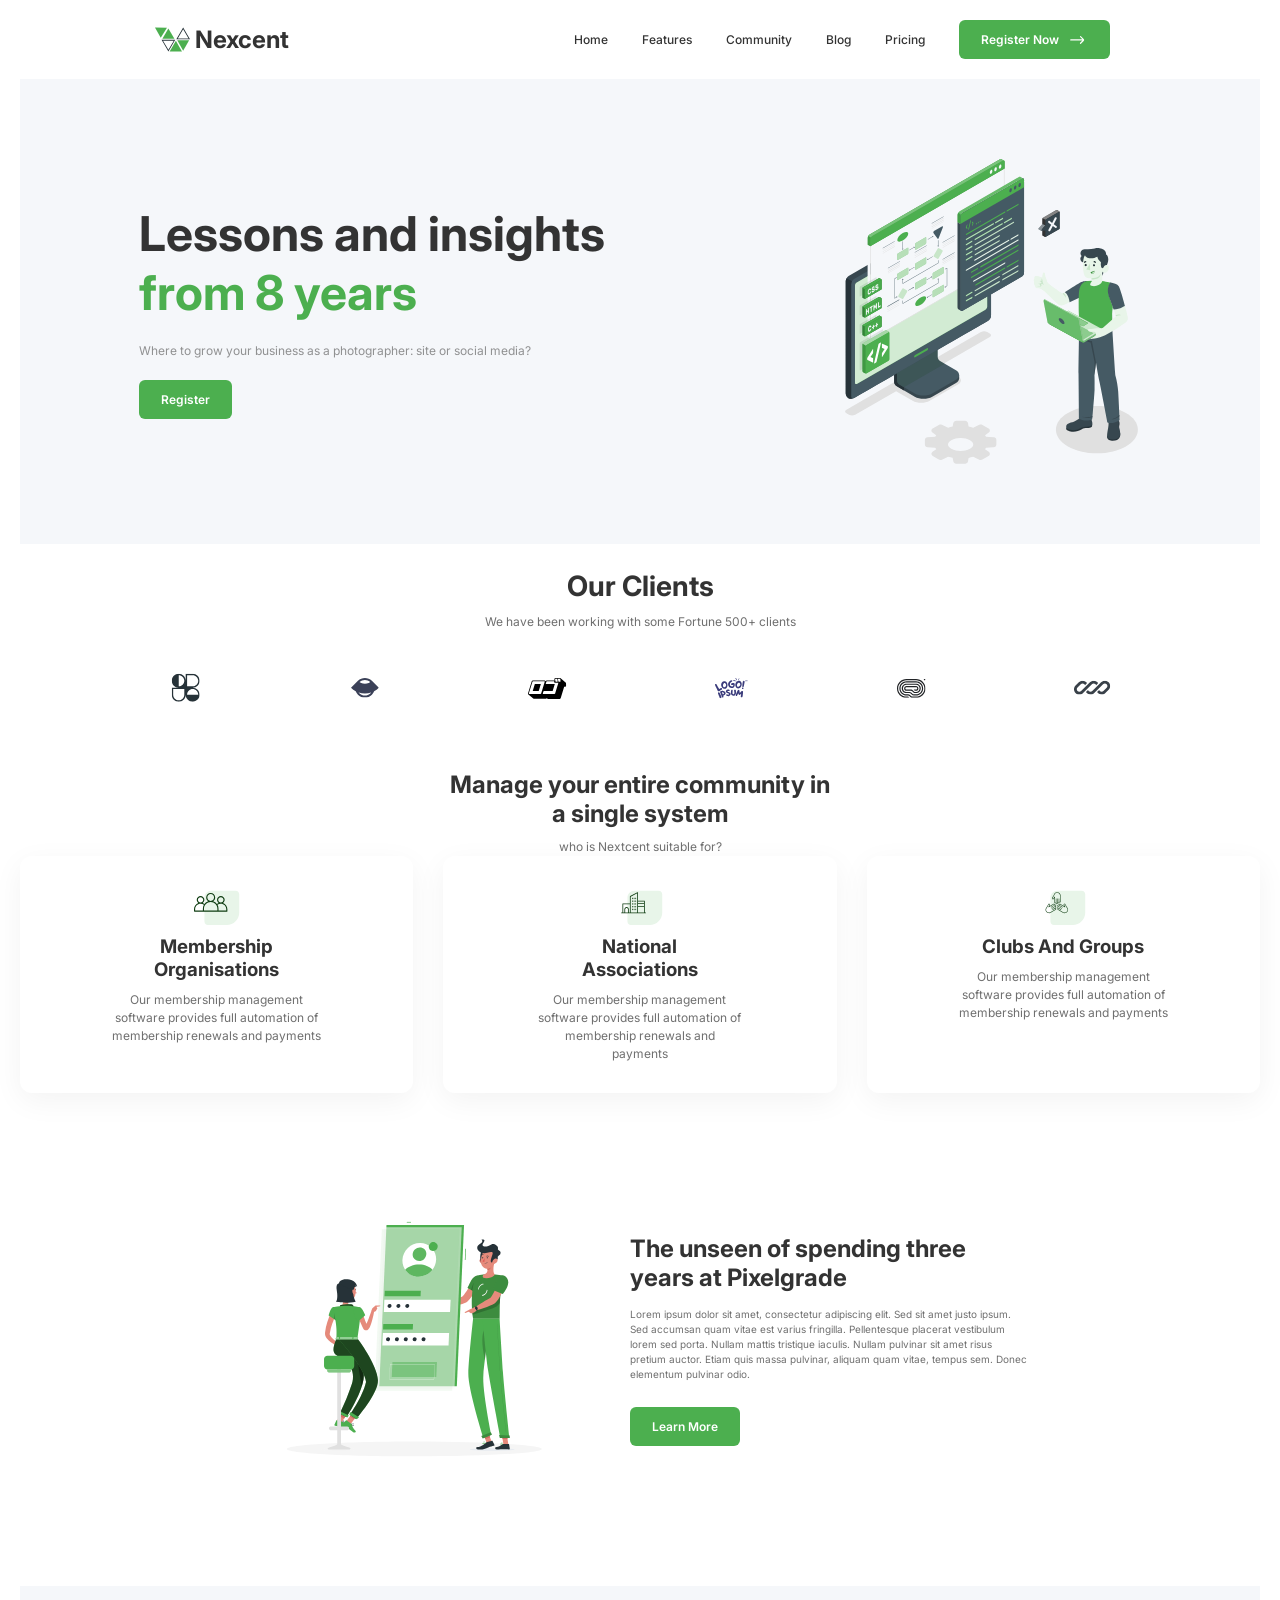
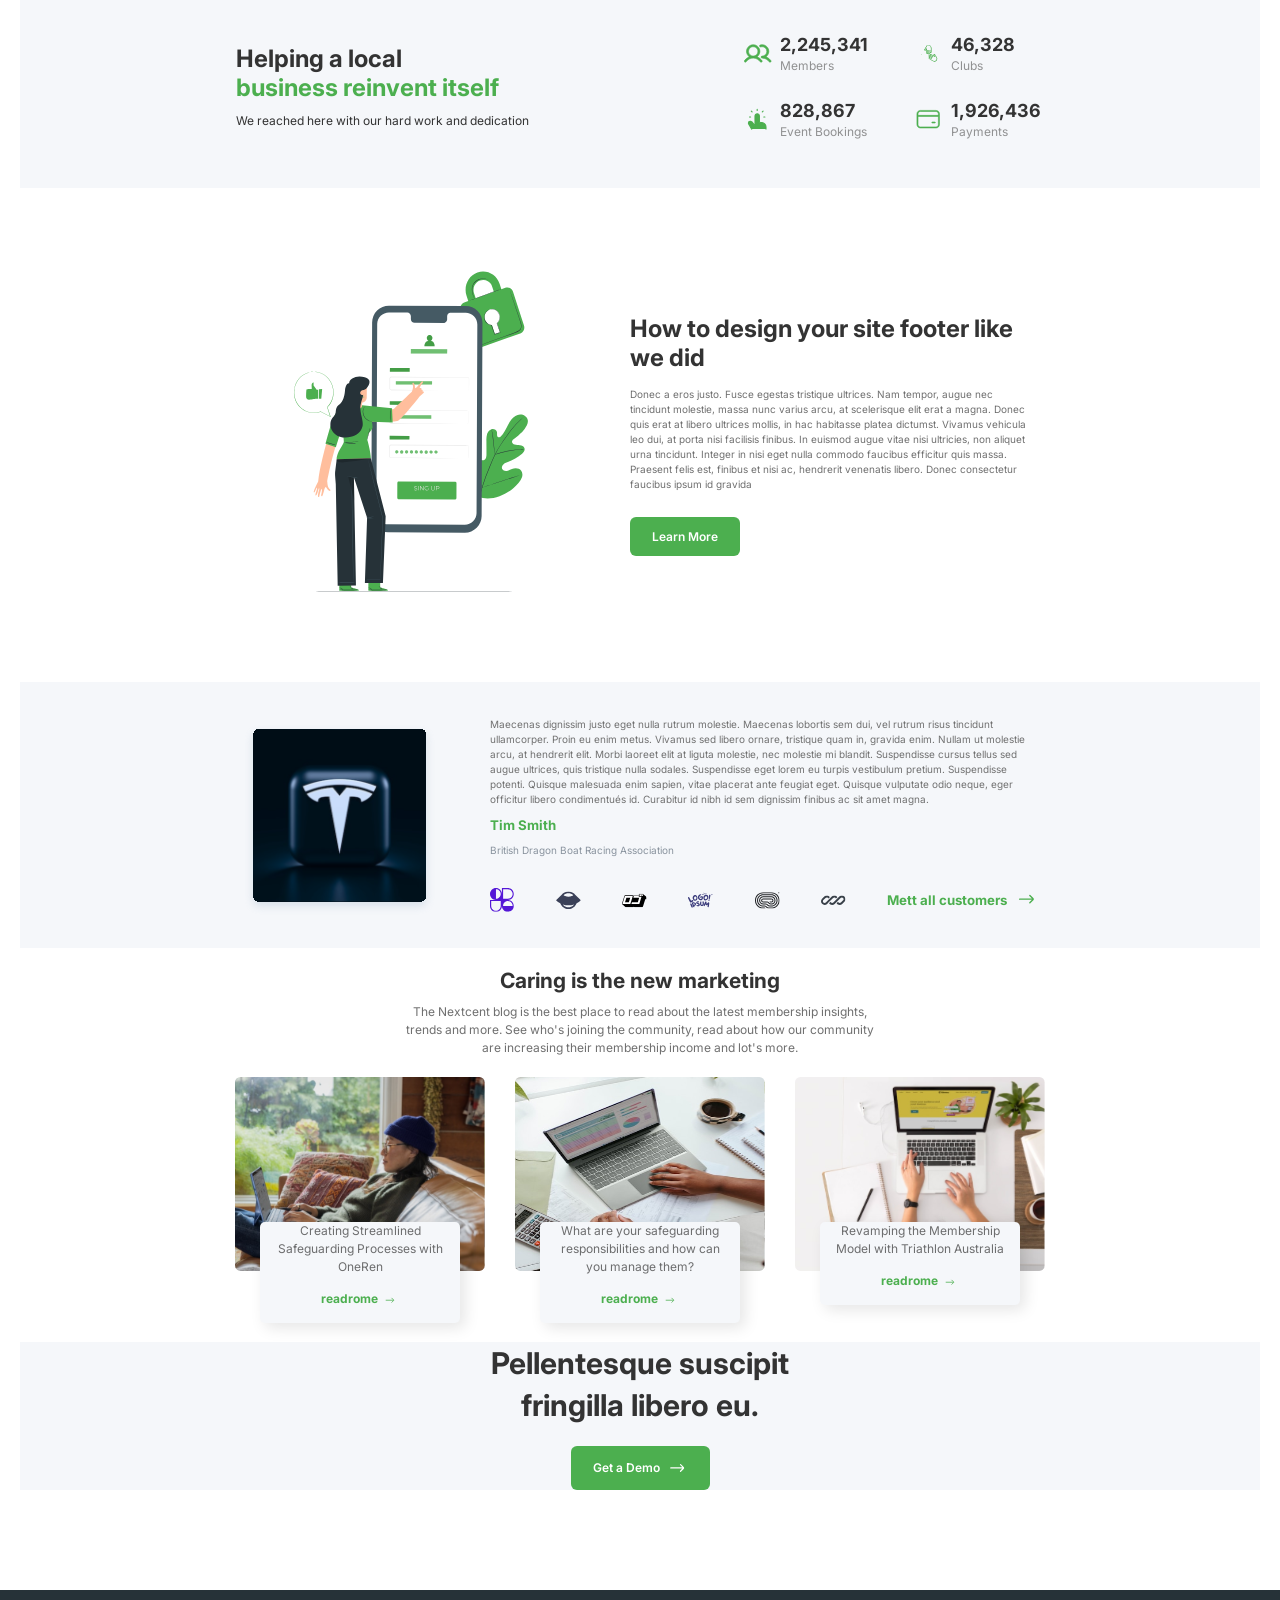
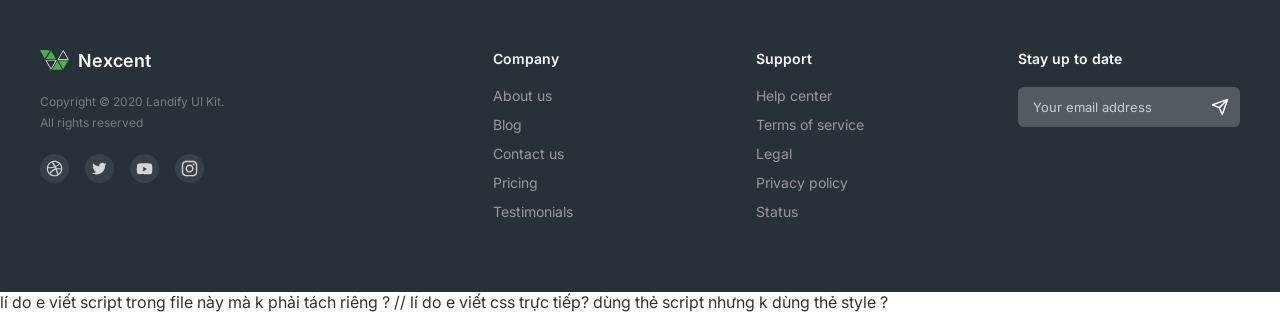
<file: tuan1/index.html>
﻿<!DOCTYPE html>
<html lang="en">
<head>
    <meta charset="UTF-8" />
    <meta name="viewport" content="width=device-width, initial-scale=1.0"/>
    <title>Nexcent Landing</title>
    <link href="https://fonts.googleapis.com/css2?family=Inter:wght@300;400;600;700&display=swap" rel="stylesheet">
    <link rel="stylesheet" href="styles.css">
    <style>
    </style>
</head>
<body>

<div class="container">
<header>
    <div class="logo">
        <img src="icon/logo.svg" alt="Nexcent Logo">
        <h2>Nexcent</h2>
    </div>
    <nav>
        <a href="#">Home</a>
        <a href="store/store.html">Features</a>
        <a href="#">Community</a>
        <a href="#">Blog</a>
        <a href="#">Pricing</a>
        <a class="btn btn1" href="register.html" id="nav-register-btn">
            Register Now
            <img class="arrow-right" src="icon/Right.svg" alt="Arrow Right"></a>
    </nav>
</header>

<section class="hero">
    <div class="hero-size">
        <h1>Lessons and insights<br><span>from 8 years</span></h1>
        <p>Where to grow your business as a photographer: site or social media?</p>
        <a href="#" class="btn" id="hero-register-btn" >Register</a>
    </div>
    <img class="hero-img" src="IMG/Illustration.svg" />
</section>

<section class="clients">
    <h3>Our Clients</h3>
    <p>We have been working with some Fortune 500+ clients</p>
    <div class="clients-icon">
        <img class="clients-icon_size" src="icon/our clients-logo.svg" alt="Client Logo">
        <img class="clients-icon_size" src="icon/our clients-logo1.svg" alt="Client Logo">
        <img class="clients-icon_size" src="icon/our clients-logo2.svg" alt="Client Logo">
        <img class="clients-icon_size" src="icon/our clients-logo3.svg" alt="Client Logo">
        <img class="clients-icon_size" src="icon/our clients-logo4.svg" alt="Client Logo">
        <img class="clients-icon_size" src="icon/our clients-logo5.svg" alt="Client Logo">
    </div>
</section>

<section>
    <div class="section-title">
        <h2>Manage your entire community in a single system</h2>
        <p>who is Nextcent suitable for?</p>
    </div>
    <div class="cards">
        <div class="card">
            <img src="icon/card1.svg" alt="">
            <h3>Membership Organisations</h3>
            <p>Our membership management software provides full automation of membership renewals and payments</p>
        </div>
        <div class="card">
            <img src="icon/card2.svg" alt="">
            <h3>National Associations</h3>
            <p>Our membership management software provides full automation of membership renewals and </p>
            <p>payments</p>
        </div>
        <div class="card">
            <img src="icon/card3.svg" alt="">
            <h3>Clubs And Groups</h3>
            <p>Our membership management software provides full automation of membership renewals and payments</p>
        </div>
    </div>
</section>

<section class="split">
    <img src="IMG/Frame 35.svg"/>
    <div>
        <h2>The unseen of spending three years at Pixelgrade</h2>
        <p>Lorem ipsum dolor sit amet, consectetur adipiscing elit. Sed sit amet justo ipsum. Sed accumsan quam vitae est varius fringilla. Pellentesque placerat vestibulum lorem sed porta. Nullam mattis tristique iaculis. Nullam pulvinar sit amet risus pretium auctor. Etiam quis massa pulvinar, aliquam quam vitae, tempus sem. Donec elementum pulvinar odio.</p>
        <a href="#" class="btn">Learn More</a>
    </div>
</section>

<section class="stats">
    <div class="stats-title">
        <h2>Helping a local</h2>
        <h2 class="stats-h2">business reinvent itself</h2>
        <p>We reached here with our hard work and dedication</p>
    </div>
    <div class="stats-item">
        <div class="stats-item_block">
            <div class="stat">
                <img src="icon/stat1.svg" alt="">
                <div class="stat-text">
                    <h3>2,245,341</h3>
                    <p>Members</p>
                </div>
            </div>
            <div class="stat">
                <img src="icon/stat2.svg" alt="">
                <div class="stat-text">
                    <h3>46,328</h3>
                    <p>Clubs</p>
                </div>
            </div>
        </div>
        <div class="stats-item_block">
            <div class="stat">
                <img src="icon/stat3.svg" alt="">
                <div class="stat-text">
                    <h3>828,867</h3>
                    <p>Event Bookings</p>
                </div>
            </div>
            <div class="stat">
                <img src="icon/stat4.svg" alt="">
                <div class="stat-text">
                    <h3>1,926,436</h3>
                    <p>Payments</p>
                </div>
            </div>
        </div>
    </div>
</section>

<section class="split">
    <img src="IMG/pana.svg"/>
    <div>
        <h2>How to design your site footer like we did</h2>
        <p>Donec a eros justo. Fusce egestas tristique ultrices. Nam tempor, augue nec tincidunt molestie, massa nunc varius arcu, at scelerisque elit erat a magna. Donec quis erat at libero ultrices mollis, in hac habitasse platea dictumst. Vivamus vehicula leo dui, at porta nisi facilisis finibus. In euismod augue vitae nisi ultricies, non aliquet urna tincidunt. Integer in nisi eget nulla commodo faucibus efficitur quis massa. Praesent felis est, finibus et nisi ac, hendrerit venenatis libero. Donec consectetur faucibus ipsum id gravida</p>
        <a href="#" class="btn">Learn More</a>
    </div>
</section>

<section class="smith">

    <div class="smith-img">
        <img src="IMG/image 9.svg"/>
    </div>
    <div class="smith-content">
        <div class="smith-content_h5">
            <p>
                Maecenas dignissim justo eget nulla rutrum molestie. Maecenas lobortis sem dui, vel rutrum risus tincidunt ullamcorper. Proin eu enim metus. Vivamus sed libero ornare, tristique quam in, gravida enim. Nullam ut molestie arcu, at hendrerit elit. Morbi laoreet elit at liguta molestie, nec molestie mi blandit. Suspendisse cursus tellus sed augue ultrices, quis tristique nulla sodales. Suspendisse eget lorem eu turpis vestibulum pretium. Suspendisse potenti. Quisque malesuada enim sapien, vitae placerat ante feugiat eget. Quisque vulputate odio neque, eger officitur libero condimentués id. Curabitur id nibh id sem dignissim finibus ac sit amet magna.
            </p>
            <h5>Tim Smith</h5>
            <p  class="smith-content-p">
                British Dragon Boat Racing Association
            </p>
        </div>
        <div class="smith-logo">
            <div class="smith-logo_img">
                <div><img src="icon/card8.svg" alt=""></div>
                <div><img src="icon/our clients-logo1.svg" alt=""></div>
                <div><img src="icon/our clients-logo2.svg" alt=""></div>
                <div><img src="icon/our clients-logo3.svg" alt=""></div>
                <div><img src="icon/our clients-logo4.svg" alt=""></div>
                <div><img src="icon/our clients-logo5.svg" alt=""></div>
                <div><h5>Mett all customers <img src="icon/arrow-right-green.svg" alt=""></h5></div>
            </div>
        </div>
    </div>

</section>

<section class="marketing">
    <div class="marketing-content">
        <h3>Caring is the new marketing</h3>
        <p>The Nextcent blog is the best place to read about the latest membership insights, trends and more. See who's joining the community, read about how our community are increasing their membership income and lot's more.​</p>
    </div>
    <div class="marketing-imgs">
        <div class="marketing-imgs_posi">
            <img src="IMG/marketing1.svg" alt="">
            <div class ="marketing-imgs_text marketing-imgs_text1">
                <p>Creating Streamlined Safeguarding Processes with OneRen</p>
                <h6>readrome <img src="icon/arrow-right-green.svg" alt=""></h6>
            </div>
        </div>
        <div class="marketing-imgs_posi">
            <img src="IMG/marketing2.svg" alt="">
            <div class ="marketing-imgs_text marketing-imgs_text2">
                <p>What are your safeguarding responsibilities and how can you manage them?</p>
                <h6>readrome <img src="icon/arrow-right-green.svg" alt=""></h6>
            </div>
        </div>
        <div class="marketing-imgs_posi">
            <img src="IMG/marketing3.svg" alt="">
            <div class ="marketing-imgs_text marketing-imgs_text3">
                <p>Revamping the Membership Model with Triathlon Australia</p>
                <h6>readrome <img src="icon/arrow-right-green.svg" alt=""></h6>
            </div>
        </div>
    </div>
</section>

<section class="cta">
    <h2>Pellentesque suscipit fringilla libero eu.</h2>
    <br>
    <a href="#" class="btn">Get a Demo <img src="icon/Right.svg" alt=""></a>
</section>
</div>

<footer>
        <div class="footer-content">
            <div class="footer-left">
                <div class="footer-logo">
                    <img src="icon/logo2.svg" alt="Nexcent Logo">
                    <h3>Nexcent</h3>
                </div>
                <p class="copyright">Copyright © 2020 Landify UI Kit.<br>All rights reserved</p>
                <div class="social-icons">
                    <a href="#"><img src="icon/footer1.svg" alt="Instagram"></a>
                    <a href="#"><img src="icon/footed2.svg" alt="Dribbble"></a>
                    <a href="#"><img src="icon/footer3.svg" alt="Twitter"></a>
                    <a href="#"><img src="icon/footer4.svg" alt="YouTube"></a>
                </div>
            </div>

            <div class="footer-columns">
                <div class="footer-column">
                    <h4>Company</h4>
                    <a href="#">About us</a>
                    <a href="#">Blog</a>
                    <a href="#">Contact us</a>
                    <a href="#">Pricing</a>
                    <a href="#">Testimonials</a>
                </div>

                <div class="footer-column">
                    <h4>Support</h4>
                    <a href="#">Help center</a>
                    <a href="#">Terms of service</a>
                    <a href="#">Legal</a>
                    <a href="#">Privacy policy</a>
                    <a href="#">Status</a>
                </div>

                <div class="footer-column">
                    <h4>Stay up to date</h4>
                    <form class="newsletter-form">
                        <input type="email" placeholder="Your email address" required>
                        <button type="submit" class="submit-btn">
                            <img src="icon/send.svg" alt="Submit">
                        </button>
                    </form>
                </div>
            </div>
        </div>
    </footer>

<!--Inline Script & CSS (--> lí do e viết script trong file này mà k phải tách riêng ?
// lí do e viết css trực tiếp?  dùng thẻ script nhưng k dùng thẻ style ?

<script>
    const navRegisterBtn = document.getElementById('nav-register-btn');
    const heroRegisterBtn = document.getElementById('hero-register-btn');

    function handleRegisterClick(event) {
        const token = localStorage.getItem('token');
        const user = localStorage.getItem('user');

        if (token && user) {
            event.preventDefault();

            const userData = JSON.parse(user);
            const shouldLogout = confirm(
                `Bạn đã đăng nhập với tài khoản ${userData.email}.\nBạn có muốn đăng xuất không?`
            );

            if (shouldLogout) {
                localStorage.removeItem('token');
                localStorage.removeItem('user');
                alert('Đăng xuất thành công!');
                window.location.href = 'register.html';
            }
        }
    }

    if (navRegisterBtn) {
        navRegisterBtn.addEventListener('click', handleRegisterClick);
    }
              
    if (heroRegisterBtn) {
        heroRegisterBtn.addEventListener('click', handleRegisterClick);
    }                                                                               

    window.addEventListener('DOMContentLoaded', () => {
        const token = localStorage.getItem('token');
        const user = localStorage.getItem('user');

        if (token && user) {
            const userData = JSON.parse(user);

            if (navRegisterBtn) {
                navRegisterBtn.childNodes[0].textContent = 'Logged In';
                navRegisterBtn.title = `Đang đăng nhập: ${userData.email}`;
            }

            if (heroRegisterBtn) {
                heroRegisterBtn.textContent = 'Account';
                heroRegisterBtn.title = `Đang đăng nhập: ${userData.email}`;
            }
        }
    });
</script>
</body>
</html>
</file>
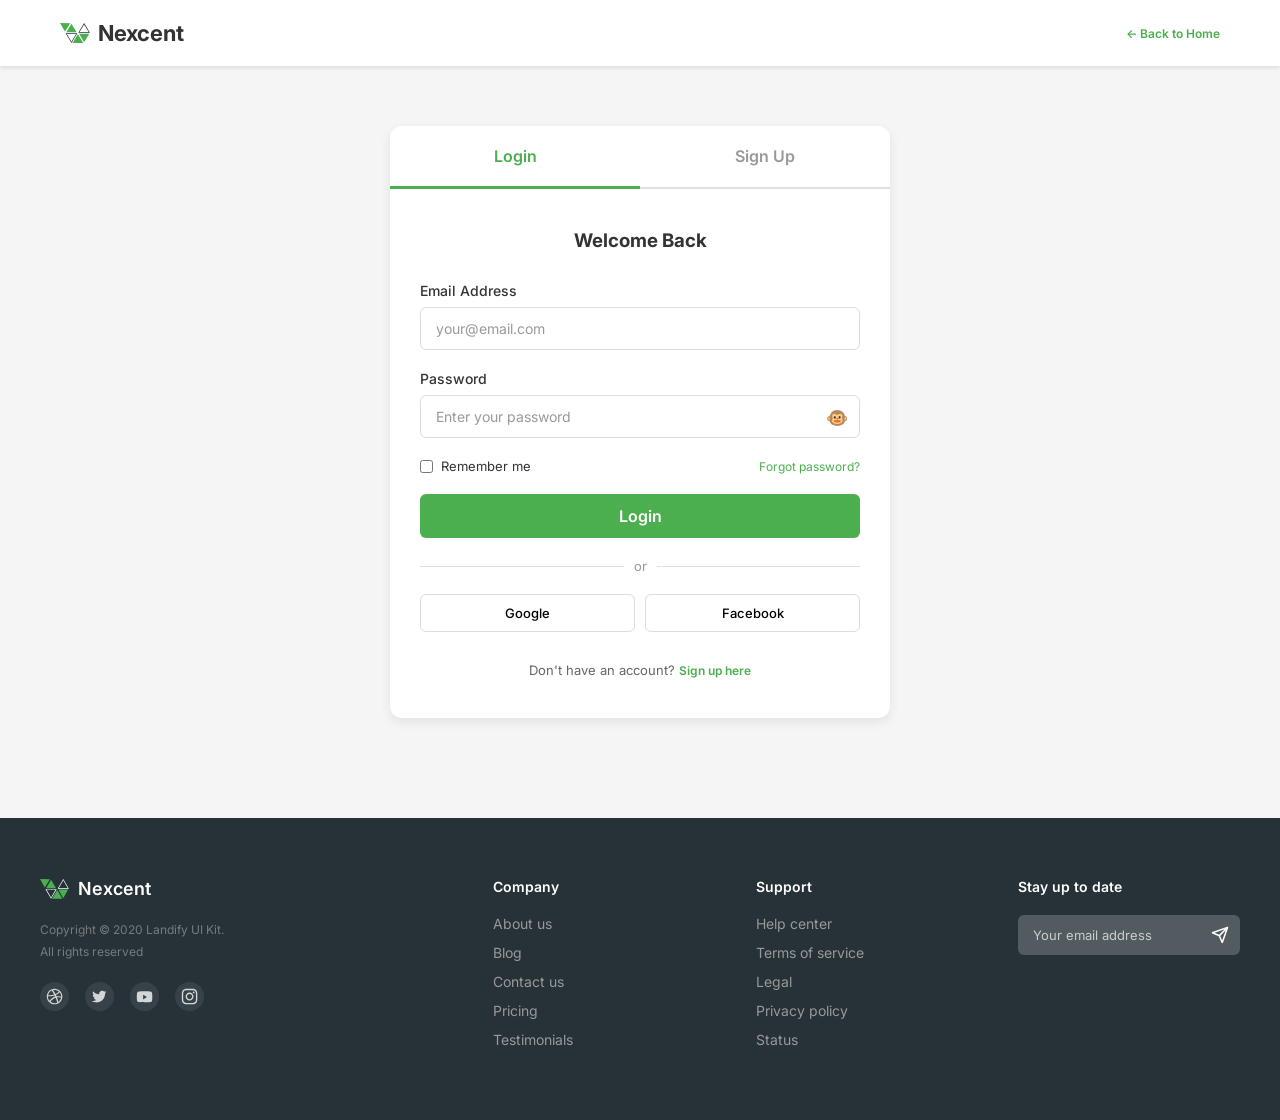
<file: tuan1/register.html>
<!DOCTYPE html>
<html lang="en">
<head>
    <meta charset="UTF-8">
    <meta name="viewport" content="width=device-width, initial-scale=1.0">
    <title>Login & Register - Nexcent</title>
    <link href="https://fonts.googleapis.com/css2?family=Inter:wght@300;400;600;700&display=swap" rel="stylesheet">
    <link rel="stylesheet" href="styles.css">
    <link rel="stylesheet" href="register.css">
    <style>
        
    </style>
</head>
<body>
    
    <div class="auth-header">
        <div class="auth-header-content">
            <a href="index.html" class="auth-logo">
                <img src="icon/logo.svg" alt="Nexcent Logo">
                <h2>Nexcent</h2>
            </a>
            <a href="index.html" class="auth-back-btn">← Back to Home</a>
        </div>
    </div>

    <!-- Main Content -->
    <div class="auth-container">
        <!-- Tabs -->
        <div class="auth-tabs">
            <div class="auth-tab active" onclick="switchTab('login')">
                Login
            </div>
            <div class="auth-tab" onclick="switchTab('register')">
                Sign Up
            </div>
        </div>

        <!-- Login Tab -->
        <div id="login" class="auth-tab-content active">
            <h3 style="text-align: center; margin-bottom: 30px; color: #333;">Welcome Back</h3>
            
            <form onsubmit="handleLogin(event)">
                <div class="form-group">
                    <label for="login-email">Email Address</label>
                    <input type="email" id="login-email" placeholder="your@email.com" required>
                </div>

                <div class="form-group">
                    <label for="login-password">Password</label>
                    <div class="password-toggle">
                        <input type="password" id="login-password" placeholder="Enter your password" required>
                        <button type="button"  onclick="togglePassword('login-password', this)">🐵</button>
                    </div>
                </div>

                <div class="form-footer">
                    <div class="form-checkbox">
                        <input type="checkbox" id="login-remember">
                        <label for="login-remember">Remember me</label>
                    </div>
                    <a href="#">Forgot password?</a>
                </div>

                <button type="submit" class="auth-btn">Login</button>
            </form>

            <div class="auth-divider">or</div>

            <div class="social-login">
                <button class="social-btn" onclick="alert('Google login')">Google</button>
                <button class="social-btn" onclick="alert('Facebook login')">Facebook</button>
            </div>

            <div class="auth-footer">
                Don't have an account? <a href="#" onclick="switchTab('register')">Sign up here</a>
            </div>
        </div>

        <!-- Register Tab -->
        <div id="register" class="auth-tab-content">
            <h3 style="text-align: center; margin-bottom: 30px; color: #333;">Create Account</h3>
            
            <form onsubmit="handleRegister(event)">
                <div class="form-group">
                    <label for="register-name">Full Name</label>
                    <input type="text" id="register-name" placeholder="John Doe" required>
                </div>

                <div class="form-group">
                    <label for="register-email">Email Address</label>
                    <input type="email" id="register-email" placeholder="your@email.com" required>
                </div>

                <div class="form-group">
                    <label for="register-password">Password</label>
                    <div class="password-toggle">
                        <input type="password" id="register-password" placeholder="Create a strong password" required>
                        <button type="button"  onclick="togglePassword('register-password', this)">🐵</button>
                    </div>
                </div>

                <div class="form-group">
                    <label for="register-confirm">Confirm Password</label>
                    <div class="password-toggle">
                        <input type="password" id="register-confirm" placeholder="Confirm your password" required>
                        <button type="button"  onclick="togglePassword('register-confirm', this)">🐵</button>
                    </div>
                </div>

                <div class="form-checkbox" style="margin-bottom: 20px;">
                    <input type="checkbox" id="register-terms" required>
                    <label for="register-terms">I agree to the <a href="#" style="color: #4CAF4F;">Terms of Service</a> and <a href="#" style="color: #4CAF4F;">Privacy Policy</a></label>
                </div>

                <button type="submit" class="auth-btn">Create Account</button>
            </form>

            <div class="auth-divider">or</div>

            <div class="social-login">
                <button class="social-btn" onclick="alert('Google signup')">Google</button>
                <button class="social-btn" onclick="alert('Facebook signup')">Facebook</button>
            </div>

            <div class="auth-footer">
                Already have an account? <a href="#" onclick="switchTab('login')">Login here</a>
            </div>
        </div>
    </div>

    <!-- Footer -->
    <footer>
        <div class="footer-content">
            <div class="footer-left">
                <div class="footer-logo">
                    <img src="icon/logo2.svg" alt="Nexcent Logo">
                    <h3>Nexcent</h3>
                </div>
                <p class="copyright">Copyright © 2020 Landify UI Kit.<br>All rights reserved</p>
                <div class="social-icons">
                    <a href="#"><img src="icon/footer1.svg" alt="Instagram"></a>
                    <a href="#"><img src="icon/footed2.svg" alt="Dribbble"></a>
                    <a href="#"><img src="icon/footer3.svg" alt="Twitter"></a>
                    <a href="#"><img src="icon/footer4.svg" alt="YouTube"></a>
                </div>
            </div>

            <div class="footer-columns">
                <div class="footer-column">
                    <h4>Company</h4>
                    <a href="#">About us</a>
                    <a href="#">Blog</a>
                    <a href="#">Contact us</a>
                    <a href="#">Pricing</a>
                    <a href="#">Testimonials</a>
                </div>

                <div class="footer-column">
                    <h4>Support</h4>
                    <a href="#">Help center</a>
                    <a href="#">Terms of service</a>
                    <a href="#">Legal</a>
                    <a href="#">Privacy policy</a>
                    <a href="#">Status</a>
                </div>

                <div class="footer-column">
                    <h4>Stay up to date</h4>
                    <form class="newsletter-form">
                        <input type="email" placeholder="Your email address" required>
                        <button type="submit" class="submit-btn">
                            <img src="icon/send.svg" alt="Submit">
                        </button>
                    </form>
                </div>
            </div>
        </div>
    </footer>
    <script src="api.js"></script>
    <script src="register.js"></script>
</body>
</html>
</file>
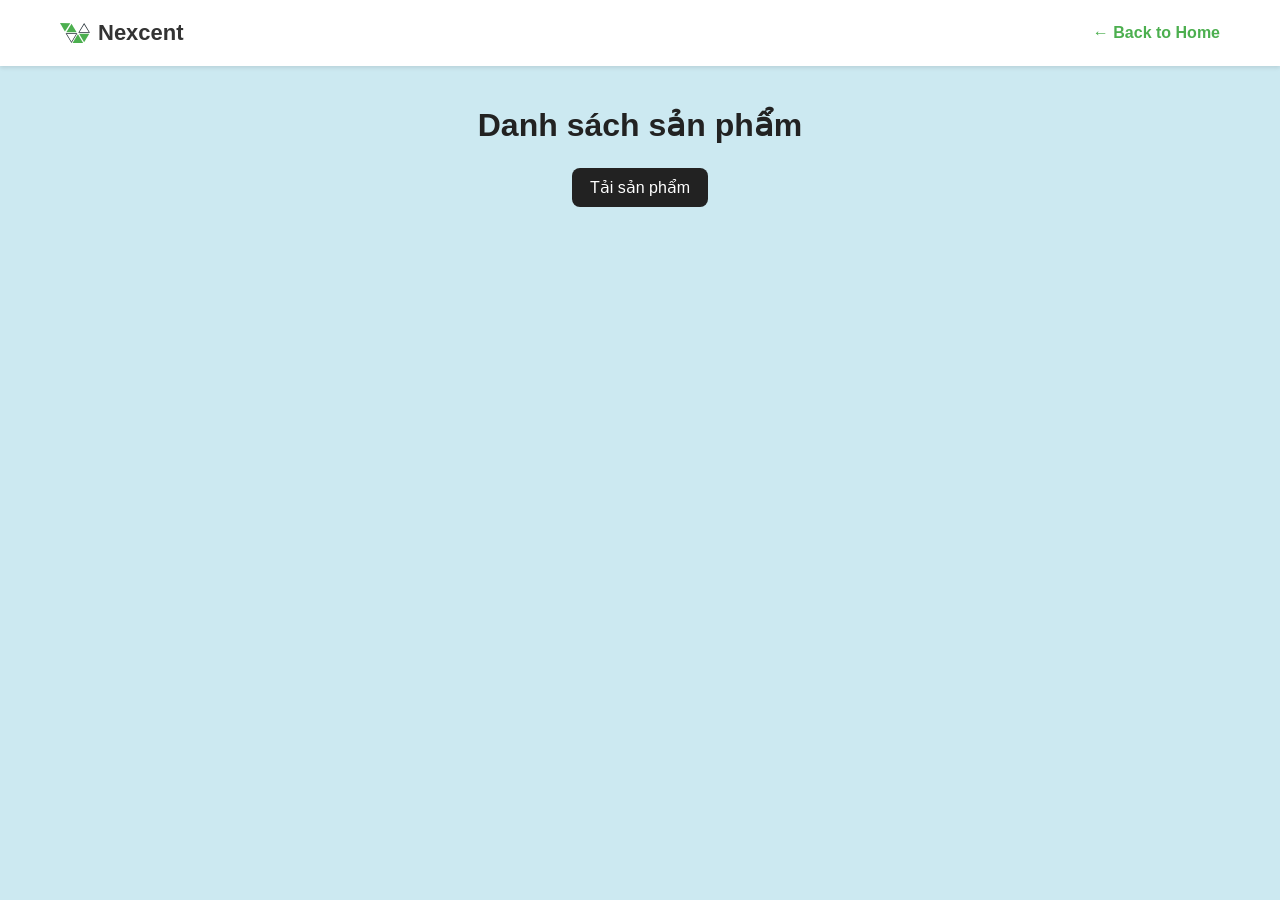
<file: tuan1/store/store.html>
<!DOCTYPE html>
    <html lang="vi">
    <head>
    <meta charset="UTF-8" />
    <meta name="viewport" content="width=device-width, initial-scale=1.0" />
    <title>store</title>
    <link rel="stylesheet" href="../register.css" />
    <link rel="stylesheet" href="store.css" />
    </head>
    <body>
        <div class="auth-header">
        <div class="auth-header-content">
                <a href="../index.html" class="auth-logo">
                    <img src="../icon/logo.svg" alt="Nexcent Logo">
                    <h2>Nexcent</h2>
                </a>
                <a href="../index.html" class="auth-back-btn">← Back to Home</a>
            </div>
        </div>
    <h1>Danh sách sản phẩm</h1>

    <div class="container">
        <div class="actions">
        <button id="loadBtn">Tải sản phẩm</button>
        </div>

        <div id="message"></div>
        <div id="productList" class="products"></div>
    </div>

    <script src="store.js"></script>
    </body>
    </html>
</file>
<file: tuan1/styles.css>
/* =======================
   RESET & GLOBAL

   sao dùng cả style.css và register.css ? đã thế Cả 2 file này đều chứa khối code * { margin: 0; padding: 0; box-sizing: border-box; }
======================= */
* {
  margin: 0;
  padding: 0;
  box-sizing: border-box;
  font-family: 'Inter', sans-serif;
}

body {
  color: #333;
  background: #fff;
}

a {
  font-size: 12px;
}

p {
  font-size: 12px;
  opacity: 0.7;
  line-height: 1.5;
}

.container {
  margin: auto;
  padding: 0 20px;
}

.logo {
  display: flex;
  flex-wrap: nowrap;
  gap: 5px;
}

/* =======================
   BUTTON
======================= */
.btn {
  display: inline-block;
  padding: 12px 22px;
  border-radius: 6px;
  align-items: center;
  text-decoration: none;
  background: #4CAF4F;
  color: #fff;
  font-weight: 600;
}

.btn1 {
  padding: 4px 22px 12px;
}

.hero-img {
  max-width: 300px;
  max-height: 305px;
}

/* =======================
   HEADER / NAVBAR
======================= */
header {
  display: flex;
  justify-content: space-around;
  align-items: center;
  padding: 20px 0;
}

nav a {
  margin: 0 15px;
  text-decoration: none;
  color: #333;
  font-weight: 500;
}

.arrow-right {
  width: 20px;
  height: 20px;
  margin-left: 6px;
  transform: translateY(7px);
}

/* =======================
   HERO
======================= */
.hero {
  display: flex;
  align-items: center;
  flex-wrap: wrap;
  justify-content: space-around;
  padding: 80px 0;
  background-color: #F5F7FA;
}

.hero-size {
  max-width: 500px;
  height: auto;
}

.hero h1 {
  font-size: 48px;
  margin-bottom: 20px;
}

.hero span {
  color: #4CAF4F;
}

.hero p {
  font-size: 12px;
  margin-bottom: 20px;
  color: #666;
}

.hero img {
  width: 450px;
}

/* =======================
   CLIENTS
======================= */
.clients {
  text-align: center;
  padding: 25px 0;
}

.clients-icon {
  display: flex;
  justify-content: space-evenly;
  align-items: center;
  flex-wrap: wrap;
  margin-top: 40px;
  margin-bottom: 40px;
}

.clients h3 {
  margin-bottom: 10px;
  font-size: 28px;
}

/* =======================
   SECTION TITLE
======================= */
.section-title {
  display: flex;
  align-items: center;
  flex-direction: column;
  text-align: center;
}

.section-title h2 {
  max-width: 380px;
  margin-bottom: 10px;
}

/* =======================
   CARDS
======================= */
.cards {
  display: flex;
  flex-wrap: wrap;
  gap: 30px;
  justify-content: center;
}

.card {
  flex: 1;
  padding: 30px;
  border-radius: 12px;
  box-shadow: 0 8px 30px rgba(0, 0, 0, 0.05);
  text-align: center;
  display: flex;
  flex-direction: column;
  align-items: center;
}

.card h3 {
  max-width: 165px;
  margin: 10px 0px;
}

.card p {
  max-width: 210px;
}

/* =======================
   SPLIT SECTION
======================= */
.split {
  display: flex;
  align-items: center;
  flex-wrap: wrap;
  justify-content: center;
  gap: 50px;
  padding: 80px 0;
}

.split a {
  margin-top: 10px;
}

.split img {
  margin-bottom: 10px;
  width: 330px;
  height: auto;
}

.split p {
  padding: 15px 0px;
  font-size: 10px;
}

.split div {
  max-width: 400px;
}

/* =======================
   STATS
======================= */
.stats {
  display: flex;
  background-color: #F5F7FA;
  flex-wrap: wrap;
  justify-content: space-evenly;
  padding: 50px 0;
  max-height: 500px;
}

.stats-title {
  display: flex;
  flex-direction: column;
  justify-content: center;
}

.stats-h2 {
  color: #4CAF4F;
  padding-bottom: 10px;
}

.stats-title p {
  opacity: 1;
}

.stats-item {
  display: flex;
  flex-wrap: wrap;
  max-width: 300px;
  justify-self: space-evenly;
  gap: 30px;
}

.stat {
  display: inline-flex;
  align-items: center;
  gap: 8px;
  flex-wrap: nowrap;
}

.stat img {
  width: 28px;
  height: 28px;
  display: block;
}

.stat h3,
.stat p {
  margin: 0;
  line-height: 1;
}

.stat h3 {
  font-size: 18px;
  font-weight: 700;
}

.stat p {
  font-size: 12px;
  color: #666;
  width: 100px;
  padding-top: 6px;
}

.stats-item_block {
  display: flex;
  align-items: center;
  justify-content: center;
  gap: 35px;
  flex-wrap: nowrap;
}

/* =======================
   SMITH
======================= */
.smith {
  display: flex;
  align-items: center;
  flex-wrap: wrap;
  justify-content: center;
  gap: 50px;
  padding: 20px 0;
  background-color: #F5F7FA;
}

.smith-img img {
  width: 200px;
  height: 200px;
  border-radius: 5%;
  display: flex;
  align-items: center;
  padding-top: 10px;
}

.smith p {
  max-width: 550px;
  font-size: 10px;
  opacity: 1;
  color: #717171;
}

.smith-content_h5 h5 {
  padding: 10px 0px;
  color: #4CAF4F;
}

.smith-content_h5 {
  padding: 15px 0px;
}

.smith .smith-content-p {
  color: #89939E;
}

.smith-logo img {
  width: 25px;
  height: 25px;
}

.smith-logo_img {
  display: flex;
  justify-content: space-between;
  align-items: center;
  gap: 10px;
  padding: 15px 0px;
}

.smith-logo_img div {
  display: flex;
  align-items: center;
}

.smith-logo h5 {
  color: #4CAF4F;
}

.smith-logo_img h5 {
  display: flex;
  align-items: center;
  gap: 8px;
}

/* =======================
   MARKETING
======================= */
.marketing {
  display: flex;
  align-items: center;
  flex-wrap: wrap;
  flex-direction: column;
  justify-content: center;
  gap: 20px;
  padding: 20px 0px;
}

.marketing-content {
  max-width: 480px;
  text-align: center;
}

.marketing-content h3 {
  font-size: 21px;
  padding-bottom: 10px;
}

.marketing-imgs img {
  display: flex;
  width: 250px;
  height: 100%;
  align-items: end;
}

.marketing-imgs {
  display: flex;
  flex-wrap: wrap;
  align-items: center;
  justify-content: center;
  gap: 30px;
}

.marketing-imgs_text {
  display: flex;
  align-items: center;
  flex-direction: column;
  position: absolute;
  background-color: #F5F7FA;
  border-radius: 5px;
  width: 200px;
  box-shadow: 5px 5px 15px rgba(0, 0, 0, 0.1);
}

.marketing-imgs_text h6 {
  display: flex;
  font-size: 12px;
  gap: 4px;
  color: #4CAF4F;
  padding: 15px 0px;
}

.marketing-imgs_text img {
  width: 17px;
  height: 17px;
  padding-top: 3px;
}

.marketing-imgs_text p {
  text-align: center;
  max-width: 168px;
}

.marketing-imgs_text1,
.marketing-imgs_text2,
.marketing-imgs_text3 {
  left: 25px;
  top: 145px;
}

.marketing-imgs_posi {
  position: relative;
  padding-bottom: 50px;
}

/* =======================
   FOOTER
======================= */
.footer-columns {
  display: grid;
  grid-template-columns: repeat(3, 1fr);
  gap: 40px;
}

.footer-column h4 {
  font-size: 14px;
  font-weight: 600;
  margin-bottom: 20px;
  color: #fff;
}

.footer-column a {
  display: block;
  font-size: 14px;
  color: #999;
  text-decoration: none;
  margin-bottom: 12px;
  transition: color 0.3s;
}

.footer-column a:hover {
  color: #4CAF4F;
}

.newsletter-form {
  display: flex;
  position: relative;
}

.newsletter-form input {
  width: 100%;
  padding: 12px 40px 12px 15px;
  border-radius: 6px;
  border: none;
  font-size: 13px;
  color: #333;
  background: #515b60;
}

.newsletter-form input::placeholder {
  color: #ccc;
}

.submit-btn {
  position: absolute;
  right: 5px;
  top: 50%;
  transform: translateY(-50%);
  background: none;
  border: none;
  cursor: pointer;
  width: 30px;
  height: 30px;
  display: flex;
  align-items: center;
  justify-content: center;
  padding: 0;
}

.submit-btn img {
  width: 18px;
  height: auto;
}

footer {
  margin-top: 100px;
  padding: 60px 20px;
  background: #263238;
  color: #fff;
}

.footer-content {
  max-width: 1200px;
  margin: 0 auto;
  display: grid;
  grid-template-columns: 1fr 2fr;
  gap: 80px;
}

.footer-left {
  display: flex;
  flex-direction: column;
}

.footer-logo {
  display: flex;
  align-items: center;
  gap: 8px;
  margin-bottom: 20px;
}

.footer-logo img {
  width: 30px;
  height: auto;
}

.footer-logo h3 {
  font-size: 18px;
  font-weight: 600;
  margin: 0;
}

.copyright {
  font-size: 12px;
  color: #999;
  line-height: 1.8;
  margin-bottom: 20px;
}

.social-icons {
  display: flex;
  gap: 15px;
}

.social-icons a {
  display: inline-block;
  width: 30px;
  height: 30px;
}

.social-icons img {
  width: 100%;
  height: auto;
  opacity: 0.8;
  transition: opacity 0.3s;
}

.social-icons a:hover img {
  opacity: 1;
}

/* =======================
   RESPONSIVE
======================= */
@media (max-width: 768px) {
  .footer-content {
    grid-template-columns: 1fr;
    gap: 40px;
  }

  .footer-columns {
    grid-template-columns: 1fr;
    gap: 30px;
  }

  header {
    flex-direction: column;
    gap: 20px;
  }

}

/* =======================
   ICON (SVG / IMG)
======================= */
.icon {
  width: 48px;
  height: 48px;
  margin-bottom: 15px;
  color: #4CAF4F;
}

/* =======================
   CTA
======================= */
.cta {
  display: flex;
  flex-direction: column;
  align-items: center;
  text-align: center;
  background-color: #F5F7FA;
}

.cta h2 {
  font-size: 30px;
  max-width: 400px;
  line-height: 1.4;
}

.cta img {
  width: 20px;
  height: auto;
  transform: translatey(1px);
}

.cta a {
  display: flex;
  align-items: center;
  gap: 8px;
}
</file>
<file: tuan1/register.css>
* {
            margin: 0;
            padding: 0;
            box-sizing: border-box;
            font-family: 'Inter', sans-serif;
        }

        body {
            background: #f5f5f5;
            color: #333;
        }

        .auth-header {
            background: #fff;
            padding: 20px 0;
            box-shadow: 0 2px 4px rgba(0,0,0,0.1);
            margin-bottom: 40px;
        }

        .auth-header-content {
            max-width: 1200px;
            margin: 0 auto;
            padding: 0 20px;
            display: flex;
            justify-content: space-between;
            align-items: center;
        }

        .auth-logo {
            display: flex;
            align-items: center;
            gap: 8px;
            text-decoration: none;
            color: #333;
        }

        .auth-logo img {
            width: 30px;
            height: auto;
        }

        .auth-logo h2 {
            font-size: 22px;
            font-weight: 700;
        }

        .auth-back-btn {
            text-decoration: none;
            color: #4CAF4F;
            font-weight: 600;
            transition: color 0.3s;
        }

        .auth-back-btn:hover {
            color: #2d8f3b;
        }

        .auth-container {
            max-width: 500px;
            margin: 60px auto;
            background: #fff;
            border-radius: 12px;
            box-shadow: 0 4px 12px rgba(0,0,0,0.08);
            overflow: hidden;
        }

        .auth-tabs {
            display: flex;
            border-bottom: 2px solid #e0e0e0;
        }

        .auth-tab {
            flex: 1;
            padding: 20px;
            text-align: center;
            font-weight: 600;
            cursor: pointer;
            color: #999;
            transition: all 0.3s;
            border-bottom: 3px solid transparent;
            margin-bottom: -2px;
        }

        .auth-tab.active {
            color: #4CAF4F;
            border-bottom-color: #4CAF4F;
        }

        .auth-tab:hover {
            color: #666;
        }

        .auth-tab-content {
            display: none;
            padding: 40px 30px;
        }

        .auth-tab-content.active {
            display: block;
        }

        .form-group {
            margin-bottom: 20px;
        }

        .form-group label {
            display: block;
            margin-bottom: 8px;
            font-weight: 500;
            color: #333;
            font-size: 14px;
        }

        .form-group input {
            width: 100%;
            padding: 12px 15px;
            border: 1px solid #ddd;
            border-radius: 6px;
            font-size: 14px;
            transition: border-color 0.3s;
        }

        .form-group input:focus {
            outline: none;
            border-color: #4CAF4F;
            box-shadow: 0 0 0 3px rgba(76, 175, 79, 0.1);
        }

        .form-group input::placeholder {
            color: #999;
        }

        .form-footer {
            display: flex;
            justify-content: space-between;
            align-items: center;
            margin-top: 15px;
            font-size: 13px;
        }

        .form-footer a {
            color: #4CAF4F;
            text-decoration: none;
            transition: color 0.3s;
        }

        .form-footer a:hover {
            color: #2d8f3b;
        }

        .form-checkbox {
            display: flex;
            align-items: center;
            gap: 8px;
        }

        .form-checkbox input[type="checkbox"] {
            width: auto;
            cursor: pointer;
        }

        .form-checkbox label {
            margin: 0;
            font-weight: 400;
            cursor: pointer;
        }

        .auth-btn {
            width: 100%;
            padding: 12px;
            background: #4CAF4F;
            color: #fff;
            border: none;
            border-radius: 6px;
            font-weight: 600;
            font-size: 16px;
            cursor: pointer;
            transition: background 0.3s;
            margin-top: 20px;
        }

        .auth-btn:hover {
            background: #2d8f3b;
        }

        .auth-divider {
            text-align: center;
            margin: 20px 0;
            font-size: 13px;
            color: #999;
            display: flex;
            align-items: center;
            gap: 10px;
        }

        .auth-divider::before,
        .auth-divider::after {
            content: '';
            flex: 1;
            height: 1px;
            background: #e0e0e0;
        }

        .social-login {
            display: flex;
            gap: 10px;
            margin-top: 20px;
        }

        .social-btn {
            flex: 1;
            padding: 10px;
            border: 1px solid #ddd;
            background: #fff;
            border-radius: 6px;
            cursor: pointer;
            font-weight: 500;
            font-size: 13px;
            transition: all 0.3s;
        }

        .social-btn:hover {
            border-color: #4CAF4F;
            color: #4CAF4F;
        }

        .auth-footer {
            text-align: center;
            margin-top: 30px;
            font-size: 13px;
            color: #666;
        }

        .auth-footer a {
            color: #4CAF4F;
            text-decoration: none;
            font-weight: 600;
        }

        .auth-footer a:hover {
            text-decoration: underline;
        }

        .password-toggle {
            position: relative;
        }

        .password-toggle button {
            position: absolute;
            right: 12px;
            top: 50%;
            transform: translateY(-50%);
            background: none;
            border: none;
            cursor: pointer;
            color: #999;
            font-size: 18px;
        }

        
        @media (max-width: 768px) {
            .auth-container {
                margin: 30px 20px;
            }

            .footer-content {
                grid-template-columns: 1fr;
                gap: 40px;
            }

            .footer-columns {
                grid-template-columns: 1fr;
                gap: 30px;
            }
        }
</file>
<file: tuan1/store/store.css>
* {
      box-sizing: border-box;
    }

    body {
      margin: 0;
      font-family: Arial, sans-serif;
      background: #cce9f1;
      color: #222;
    }

    h1 {
      text-align: center;
      margin: 24px 0;
    }

    .container {
      width: 90%;
      max-width: 1200px;
      margin: 0 auto 30px;
    }

    .actions {
      display: flex;
      justify-content: center;
      margin-bottom: 20px;
    }

    button {
      padding: 10px 18px;
      border: none;
      background: #222;
      color: white;
      cursor: pointer;
      border-radius: 8px;
      font-size: 16px;
    }

    button:hover {
      opacity: 0.9;
    }

    .loading,
    .error {
      text-align: center;
      font-size: 18px;
      margin-top: 20px;
    }

    .products {
      display: grid;
      grid-template-columns: repeat(auto-fit, minmax(220px, 1fr));
      gap: 20px;
    }

    .card {
      background: white;
      border-radius: 12px;
      padding: 16px;
      box-shadow: 0 2px 8px rgba(0,0,0,0.08);
      display: flex;
      flex-direction: column;
      align-items: center;
      text-align: center;
    }

    .card img {
      width: 120px;
      height: 120px;
      object-fit: contain;
      margin-bottom: 12px;
    }

    .card h3 {
      font-size: 16px;
      margin: 10px 0;
      min-height: 40px;
    }

    .price {
      color: #e63946;
      font-weight: bold;
      margin: 8px 0;
    }

    .category {
      font-size: 14px;
      color: #666;
      margin-bottom: 8px;
    }

    .desc {
      font-size: 14px;
      color: #444;
    }
</file>
